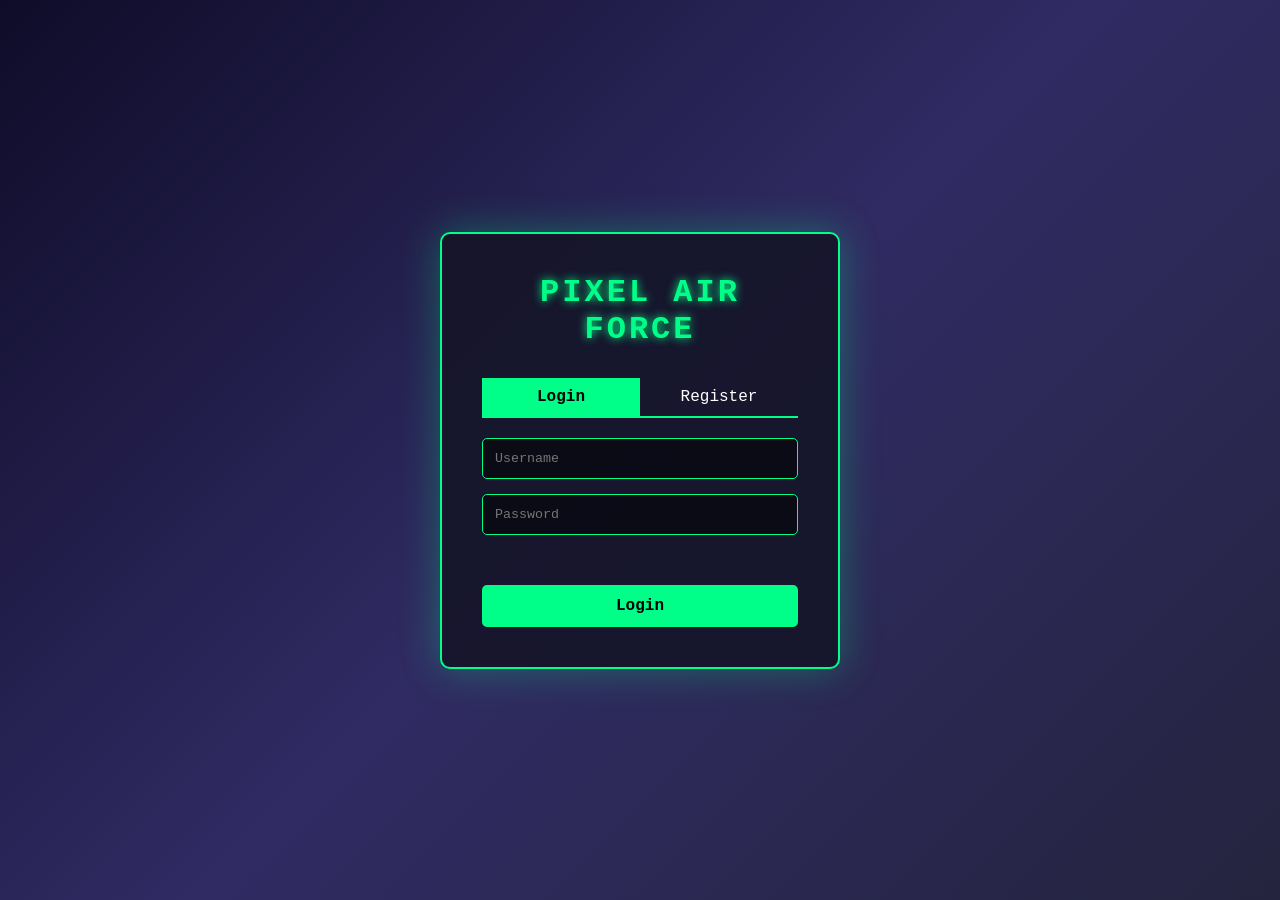
<file: airplane/index.html>
<!DOCTYPE html>
<html lang="id">
<head>
    <meta charset="UTF-8">
    <meta name="viewport" content="width=device-width, initial-scale=1.0">
    <title>Pixel Air Force</title>
    <link rel="stylesheet" href="css/airplane.css">
</head>
<body>
    <div id="loginScreen" class="screen active">
        <div class="login-box">
            <h1>PIXEL AIR FORCE</h1>
            <div class="tabs">
                <button onclick="switchTab('login')" class="tab active" id="loginTab">Login</button>
                <button onclick="switchTab('register')" class="tab" id="registerTab">Register</button>
            </div>
            
            <div id="loginForm" class="form active">
                <input type="text" id="loginUsername" placeholder="Username" autocomplete="off">
                <input type="password" id="loginPassword" placeholder="Password">
                <div id="loginMessage" class="message"></div>
                <button onclick="login()" class="btn-primary">Login</button>
            </div>
            
            <div id="registerForm" class="form">
                <input type="text" id="regUsername" placeholder="Username" autocomplete="off">
                <input type="password" id="regPassword" placeholder="Password">
                <input type="password" id="regConfirm" placeholder="Confirm Password">
                <div id="regMessage" class="message"></div>
                <button onclick="register()" class="btn-primary">Register</button>
            </div>
        </div>
    </div>

    <div id="menuScreen" class="screen">
        <div class="menu-container">
            <h1>PIXEL AIR FORCE</h1>
            <div class="user-info">
                <span>Welcome, <strong id="currentUser"></strong></span>
                <span>Points: <strong id="userPoints">0</strong></span>
            </div>
            
            <div class="menu-buttons">
                <button onclick="showScreen('gameScreen'); startGame()" class="menu-btn">START GAME</button>
                <button onclick="showScreen('customizerScreen'); openCustomizer()" class="menu-btn">CUSTOMIZE PLANE</button>
                <button onclick="showScreen('shopScreen'); openShop()" class="menu-btn">WEAPON SHOP</button>
                <button onclick="logout()" class="menu-btn logout">LOGOUT</button>
            </div>
        </div>
    </div>

    <div id="customizerScreen" class="screen">
        <div class="customizer-container">
            <header class="custom-header">
                <h2>PLANE CUSTOMIZER</h2>
                <button onclick="showScreen('menuScreen')" class="btn-back">← Back</button>
            </header>
            
            <div class="customizer-layout">
                <div class="editor-panel">
                    <div class="editor-tools">
                        <button onclick="setTool('add')" class="tool-btn active" id="toolAdd">+ Add Pixel</button>
                        <button onclick="setTool('remove')" class="tool-btn" id="toolRemove">- Remove</button>
                        <button onclick="setTool('color')" class="tool-btn" id="toolColor">🎨 Color</button>
                        <button onclick="clearPlane()" class="tool-btn">Clear</button>
                        <button onclick="resetPlane()" class="tool-btn">Reset Default</button>
                    </div>
                    <div class="color-picker">
                        <input type="color" id="pixelColor" value="#ff0000">
                    </div>
                    <canvas id="planeEditor" width="400" height="400"></canvas>
                    <div class="editor-info">
                        <span>Grid: <strong id="gridSize">16x16</strong></span>
                        <span>Pixels: <strong id="pixelCount">0</strong></span>
                    </div>
                </div>
                
                <div class="preview-panel">
                    <h3>Preview</h3>
                    <canvas id="planePreview" width="200" height="200"></canvas>
                    <button onclick="savePlaneDesign()" class="btn-primary">Save Design</button>
                </div>
            </div>
        </div>
    </div>

    <div id="shopScreen" class="screen">
        <div class="shop-container">
            <header class="shop-header">
                <h2>WEAPON SHOP</h2>
                <span>Points: <strong id="shopPoints">0</strong></span>
                <button onclick="showScreen('menuScreen')" class="btn-back">← Back</button>
            </header>
            
            <div class="shop-grid" id="shopGrid"></div>
            
            <div class="weapon-slots">
                <h3>Equipped Weapons</h3>
                <div id="weaponSlots" class="slots-grid"></div>
            </div>
        </div>
    </div>

    <div id="gameScreen" class="screen">
        <canvas id="gameCanvas" width="800" height="600"></canvas>
        <div class="game-hud">
            <div class="hud-item">Score: <span id="gameScore">0</span></div>
            <div class="hud-item">Lives: <span id="gameLives">3</span></div>
            <div class="hud-item">Wave: <span id="gameWave">1</span></div>
            <button onclick="pauseGame()" class="btn-pause">PAUSE</button>
        </div>
        <div id="gameOverScreen" class="game-overlay">
            <h2>GAME OVER</h2>
            <p>Final Score: <span id="finalScore">0</span></p>
            <p>Points Earned: <span id="earnedPoints">0</span></p>
            <button onclick="showScreen('menuScreen'); updateMenuInfo()" class="btn-primary">Back to Menu</button>
        </div>
    </div>

    <script src="js/airplane.js"></script>
</body>
</html>
</file>
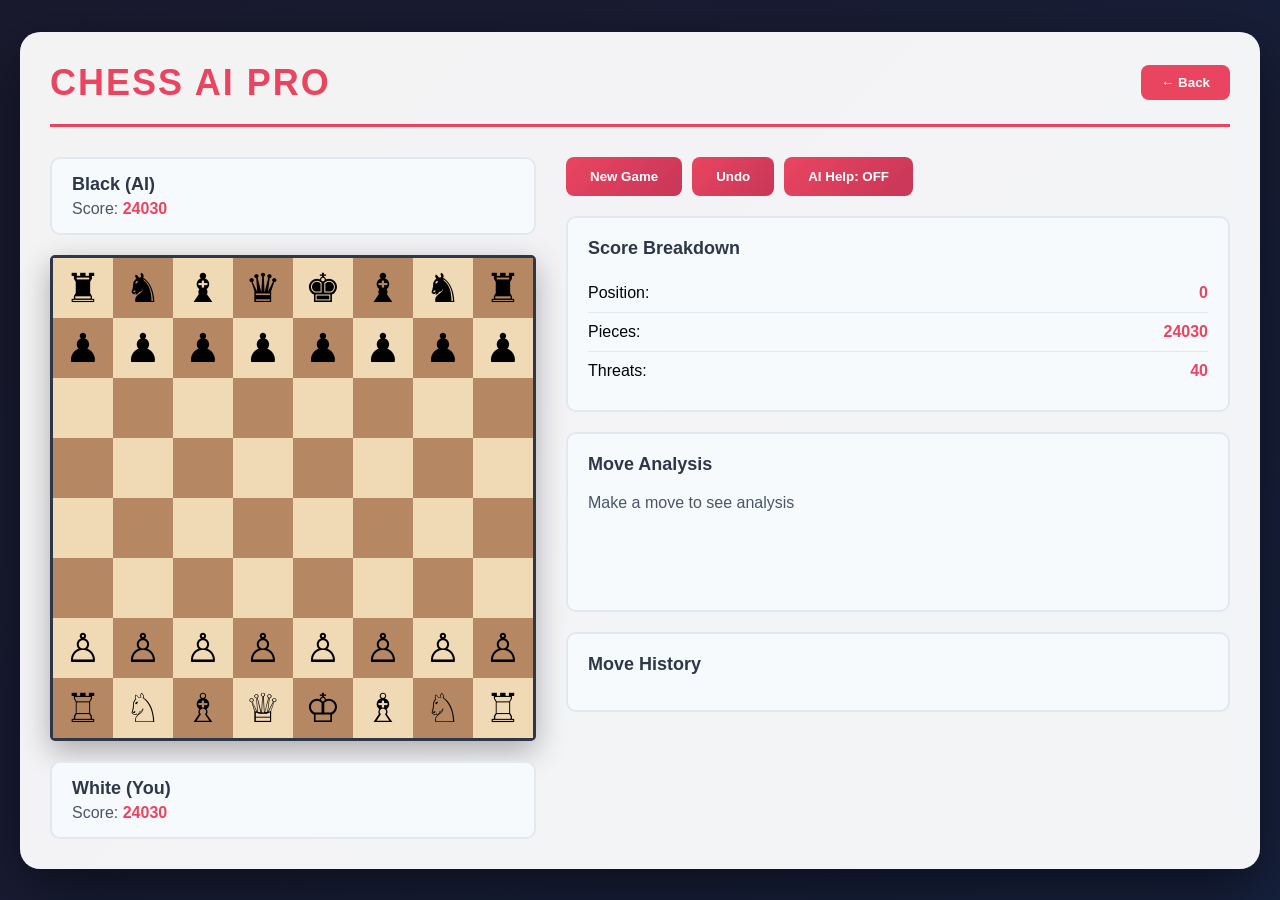
<file: chess/index.html>
<!DOCTYPE html>
<html lang="id">
<head>
    <meta charset="UTF-8">
    <meta name="viewport" content="width=device-width, initial-scale=1.0">
    <title>Chess AI Pro</title>
    <link rel="stylesheet" href="css/chess.css">
</head>
<body>
    <div class="game-container">
        <header class="game-header">
            <h1>CHESS AI PRO</h1>
            <button onclick="location.href='../index.html'" class="btn-back">← Back</button>
        </header>

        <div class="game-layout">
            <div class="left-panel">
                <div class="player-info" id="playerBlack">
                    <div class="player-name">Black (AI)</div>
                    <div class="player-score">Score: <span id="blackScore">0</span></div>
                </div>

                <div id="chessBoard" class="chess-board"></div>

                <div class="player-info" id="playerWhite">
                    <div class="player-name">White (You)</div>
                    <div class="player-score">Score: <span id="whiteScore">0</span></div>
                </div>
            </div>

            <div class="right-panel">
                <div class="controls">
                    <button onclick="newGame()" class="btn-control">New Game</button>
                    <button onclick="undoMove()" class="btn-control">Undo</button>
                    <button onclick="toggleAIHelp()" id="aiHelpBtn" class="btn-control">AI Help: OFF</button>
                </div>

                <div class="score-details">
                    <h3>Score Breakdown</h3>
                    <div class="score-item">
                        <span>Position:</span>
                        <span id="positionScore">0</span>
                    </div>
                    <div class="score-item">
                        <span>Pieces:</span>
                        <span id="piecesScore">0</span>
                    </div>
                    <div class="score-item">
                        <span>Threats:</span>
                        <span id="threatsScore">0</span>
                    </div>
                </div>

                <div class="analysis-panel">
                    <h3>Move Analysis</h3>
                    <div id="analysisContent" class="analysis-content">
                        <p>Make a move to see analysis</p>
                    </div>
                </div>

                <div class="move-history">
                    <h3>Move History</h3>
                    <div id="moveHistory" class="history-content"></div>
                </div>
            </div>
        </div>
    </div>

    <script src="js/chess.js"></script>
</body>
</html>
</file>
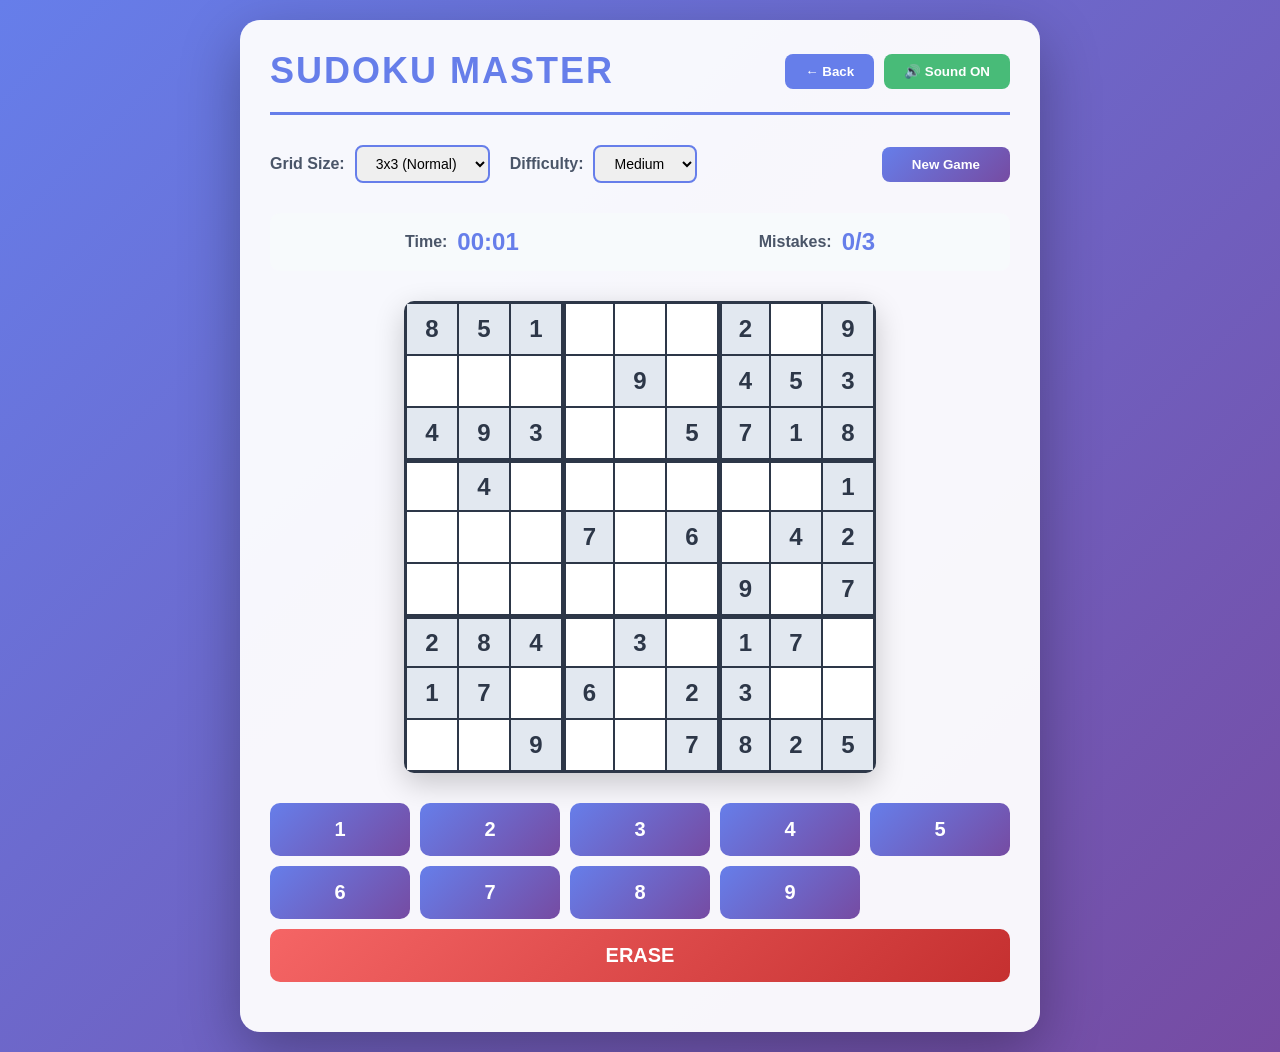
<file: sudoku/index.html>
<!DOCTYPE html>
<html lang="id">
<head>
    <meta charset="UTF-8">
    <meta name="viewport" content="width=device-width, initial-scale=1.0">
    <title>Sudoku Master</title>
    <link rel="stylesheet" href="css/sudoku.css">
</head>
<body>
    <div class="game-container">
        <header class="game-header">
            <h1>SUDOKU MASTER</h1>
            <div class="header-controls">
                <button onclick="location.href='../index.html'" class="btn-back">← Back</button>
                <button onclick="toggleSound()" id="soundBtn" class="btn-sound">🔊 Sound ON</button>
            </div>
        </header>

        <div class="settings-panel">
            <div class="setting-group">
                <label>Grid Size:</label>
                <select id="gridSize" onchange="updateGridSize()">
                    <option value="2">2x2 (Easy)</option>
                    <option value="3" selected>3x3 (Normal)</option>
                    <option value="4">4x4 (Hard)</option>
                    <option value="5">5x5 (Expert)</option>
                </select>
            </div>
            <div class="setting-group">
                <label>Difficulty:</label>
                <select id="difficulty">
                    <option value="easy">Easy</option>
                    <option value="medium" selected>Medium</option>
                    <option value="hard">Hard</option>
                </select>
            </div>
            <button onclick="generatePuzzle()" class="btn-new-game">New Game</button>
        </div>

        <div class="game-info">
            <div class="info-item">
                <span class="info-label">Time:</span>
                <span id="timer" class="info-value">00:00</span>
            </div>
            <div class="info-item">
                <span class="info-label">Mistakes:</span>
                <span id="mistakes" class="info-value">0/3</span>
            </div>
        </div>

        <div id="sudokuGrid" class="sudoku-grid"></div>

        <div class="number-pad">
            <button onclick="inputNumber(1)" class="num-btn">1</button>
            <button onclick="inputNumber(2)" class="num-btn">2</button>
            <button onclick="inputNumber(3)" class="num-btn">3</button>
            <button onclick="inputNumber(4)" class="num-btn">4</button>
            <button onclick="inputNumber(5)" class="num-btn">5</button>
            <button onclick="inputNumber(6)" class="num-btn">6</button>
            <button onclick="inputNumber(7)" class="num-btn">7</button>
            <button onclick="inputNumber(8)" class="num-btn">8</button>
            <button onclick="inputNumber(9)" class="num-btn">9</button>
            <button onclick="inputNumber(0)" class="num-btn erase">ERASE</button>
        </div>

        <div id="gameMessage" class="game-message"></div>
    </div>

    <script src="js/sudoku.js"></script>
</body>
</html>
</file>
<file: airplane/css/airplane.css>
* {
    margin: 0;
    padding: 0;
    box-sizing: border-box;
}

body {
    font-family: 'Courier New', monospace;
    background: #000;
    color: #fff;
    overflow: hidden;
    image-rendering: pixelated;
}

.screen {
    display: none;
    width: 100vw;
    height: 100vh;
    position: relative;
}

.screen.active {
    display: flex;
    align-items: center;
    justify-content: center;
}

#loginScreen {
    background: linear-gradient(135deg, #0f0c29, #302b63, #24243e);
}

.login-box {
    background: rgba(20, 20, 40, 0.9);
    padding: 40px;
    border-radius: 10px;
    border: 2px solid #00ff88;
    box-shadow: 0 0 40px rgba(0, 255, 136, 0.3);
    width: 400px;
}

.login-box h1 {
    text-align: center;
    color: #00ff88;
    font-size: 32px;
    margin-bottom: 30px;
    text-shadow: 0 0 10px #00ff88;
    letter-spacing: 3px;
}

.tabs {
    display: flex;
    margin-bottom: 20px;
    border-bottom: 2px solid #00ff88;
}

.tab {
    flex: 1;
    padding: 10px;
    background: transparent;
    color: #fff;
    border: none;
    cursor: pointer;
    font-family: inherit;
    font-size: 16px;
    transition: all 0.3s;
}

.tab.active {
    background: #00ff88;
    color: #000;
    font-weight: bold;
}

.form {
    display: none;
}

.form.active {
    display: block;
}

.form input {
    width: 100%;
    padding: 12px;
    margin-bottom: 15px;
    background: rgba(0, 0, 0, 0.5);
    border: 1px solid #00ff88;
    color: #fff;
    font-family: inherit;
    border-radius: 5px;
}

.form input:focus {
    outline: none;
    box-shadow: 0 0 10px #00ff88;
}

.btn-primary {
    width: 100%;
    padding: 12px;
    background: #00ff88;
    color: #000;
    border: none;
    font-family: inherit;
    font-weight: bold;
    font-size: 16px;
    cursor: pointer;
    border-radius: 5px;
    transition: all 0.3s;
}

.btn-primary:hover {
    background: #00cc6a;
    box-shadow: 0 0 20px #00ff88;
}

.message {
    padding: 10px;
    margin-bottom: 15px;
    border-radius: 5px;
    text-align: center;
    min-height: 20px;
}

.message.error {
    background: rgba(255, 0, 0, 0.2);
    color: #ff6666;
    border: 1px solid #ff0000;
}

.message.success {
    background: rgba(0, 255, 136, 0.2);
    color: #00ff88;
    border: 1px solid #00ff88;
}

#menuScreen {
    background: radial-gradient(circle at center, #1a1a3e, #000);
}

.menu-container {
    text-align: center;
}

.menu-container h1 {
    font-size: 64px;
    color: #00ff88;
    text-shadow: 0 0 20px #00ff88, 0 0 40px #00ff88;
    margin-bottom: 20px;
    letter-spacing: 5px;
    animation: glow 2s infinite alternate;
}

@keyframes glow {
    from { text-shadow: 0 0 20px #00ff88, 0 0 40px #00ff88; }
    to { text-shadow: 0 0 30px #00ffaa, 0 0 60px #00ffaa; }
}

.user-info {
    margin-bottom: 40px;
    font-size: 18px;
    color: #aaa;
}

.user-info strong {
    color: #00ff88;
}

.menu-buttons {
    display: flex;
    flex-direction: column;
    gap: 15px;
    width: 400px;
    margin: 0 auto;
}

.menu-btn {
    padding: 20px;
    background: rgba(0, 255, 136, 0.1);
    border: 2px solid #00ff88;
    color: #00ff88;
    font-family: inherit;
    font-size: 20px;
    font-weight: bold;
    cursor: pointer;
    transition: all 0.3s;
    letter-spacing: 2px;
}

.menu-btn:hover {
    background: #00ff88;
    color: #000;
    transform: scale(1.05);
    box-shadow: 0 0 30px #00ff88;
}

.menu-btn.logout {
    border-color: #ff4444;
    color: #ff4444;
}

.menu-btn.logout:hover {
    background: #ff4444;
    color: #000;
}

.customizer-container, .shop-container {
    width: 100%;
    height: 100%;
    padding: 20px;
    background: #111;
    overflow-y: auto;
}

.custom-header, .shop-header {
    display: flex;
    justify-content: space-between;
    align-items: center;
    padding: 15px;
    background: rgba(0, 255, 136, 0.1);
    border: 1px solid #00ff88;
    margin-bottom: 20px;
    border-radius: 5px;
}

.btn-back {
    padding: 8px 20px;
    background: transparent;
    border: 1px solid #00ff88;
    color: #00ff88;
    cursor: pointer;
    font-family: inherit;
}

.btn-back:hover {
    background: #00ff88;
    color: #000;
}

.customizer-layout {
    display: grid;
    grid-template-columns: 1fr 300px;
    gap: 20px;
}

.editor-panel {
    background: #1a1a1a;
    padding: 20px;
    border-radius: 10px;
    border: 1px solid #333;
}

.editor-tools {
    display: flex;
    gap: 10px;
    margin-bottom: 15px;
    flex-wrap: wrap;
}

.tool-btn {
    padding: 8px 16px;
    background: #333;
    color: #fff;
    border: 1px solid #555;
    cursor: pointer;
    font-family: inherit;
}

.tool-btn.active {
    background: #00ff88;
    color: #000;
    border-color: #00ff88;
}

.color-picker {
    margin-bottom: 15px;
}

.color-picker input {
    width: 100px;
    height: 40px;
    cursor: pointer;
}

#planeEditor, #planePreview {
    background: #000;
    border: 2px solid #00ff88;
    cursor: crosshair;
    image-rendering: pixelated;
    display: block;
    margin: 0 auto;
}

.editor-info {
    display: flex;
    justify-content: space-around;
    margin-top: 15px;
    padding: 10px;
    background: #000;
    border: 1px solid #333;
}

.editor-info strong {
    color: #00ff88;
}

.preview-panel {
    background: #1a1a1a;
    padding: 20px;
    border-radius: 10px;
    border: 1px solid #333;
    text-align: center;
}

.preview-panel h3 {
    margin-bottom: 15px;
    color: #00ff88;
}

.shop-grid {
    display: grid;
    grid-template-columns: repeat(auto-fill, minmax(200px, 1fr));
    gap: 15px;
    margin-bottom: 30px;
}

.shop-item {
    background: #1a1a1a;
    padding: 15px;
    border: 1px solid #333;
    border-radius: 5px;
    text-align: center;
    transition: all 0.3s;
}

.shop-item:hover {
    border-color: #00ff88;
    transform: translateY(-3px);
}

.shop-item canvas {
    background: #000;
    border: 1px solid #333;
    margin-bottom: 10px;
    image-rendering: pixelated;
}

.shop-item h4 {
    color: #00ff88;
    margin-bottom: 5px;
}

.shop-item .price {
    color: #ffaa00;
    font-weight: bold;
    margin-bottom: 10px;
}

.shop-item button {
    padding: 8px 16px;
    background: #00ff88;
    color: #000;
    border: none;
    cursor: pointer;
    font-family: inherit;
    font-weight: bold;
}

.shop-item button:disabled {
    background: #555;
    color: #999;
    cursor: not-allowed;
}

.weapon-slots {
    background: #1a1a1a;
    padding: 20px;
    border-radius: 10px;
    border: 1px solid #333;
}

.weapon-slots h3 {
    color: #00ff88;
    margin-bottom: 15px;
}

.slots-grid {
    display: grid;
    grid-template-columns: repeat(auto-fill, minmax(150px, 1fr));
    gap: 10px;
}

.slot {
    padding: 15px;
    background: #000;
    border: 1px dashed #555;
    text-align: center;
    cursor: pointer;
}

.slot.equipped {
    border: 1px solid #00ff88;
    background: rgba(0, 255, 136, 0.1);
}

#gameScreen {
    background: #000;
    display: none;
    align-items: center;
    justify-content: center;
    position: relative;
}

#gameScreen.active {
    display: flex;
}

#gameCanvas {
    background: #000;
    border: 2px solid #00ff88;
    image-rendering: pixelated;
}

.game-hud {
    position: absolute;
    top: 20px;
    left: 50%;
    transform: translateX(-50%);
    display: flex;
    gap: 20px;
    background: rgba(0, 0, 0, 0.7);
    padding: 10px 20px;
    border: 1px solid #00ff88;
    border-radius: 5px;
}

.hud-item {
    color: #00ff88;
    font-weight: bold;
}

.btn-pause {
    padding: 5px 15px;
    background: transparent;
    border: 1px solid #ffaa00;
    color: #ffaa00;
    cursor: pointer;
    font-family: inherit;
}

.game-overlay {
    position: absolute;
    top: 0;
    left: 0;
    width: 100%;
    height: 100%;
    background: rgba(0, 0, 0, 0.9);
    display: none;
    flex-direction: column;
    align-items: center;
    justify-content: center;
    gap: 20px;
}

.game-overlay.active {
    display: flex;
}

.game-overlay h2 {
    font-size: 64px;
    color: #ff4444;
    text-shadow: 0 0 20px #ff4444;
}

.game-overlay p {
    font-size: 24px;
    color: #fff;
}

.game-overlay p span {
    color: #00ff88;
    font-weight: bold;
}

.game-overlay .btn-primary {
    width: auto;
    padding: 15px 40px;
  }
</file>
<file: chess/css/chess.css>
* {
    margin: 0;
    padding: 0;
    box-sizing: border-box;
}

body {
    font-family: 'Segoe UI', Tahoma, Geneva, Verdana, sans-serif;
    background: linear-gradient(135deg, #1a1a2e 0%, #16213e 100%);
    min-height: 100vh;
    display: flex;
    justify-content: center;
    align-items: center;
    padding: 20px;
}

.game-container {
    background: rgba(255, 255, 255, 0.95);
    border-radius: 20px;
    padding: 30px;
    box-shadow: 0 20px 60px rgba(0, 0, 0, 0.5);
    max-width: 1400px;
    width: 100%;
}

.game-header {
    display: flex;
    justify-content: space-between;
    align-items: center;
    margin-bottom: 30px;
    border-bottom: 3px solid #e94560;
    padding-bottom: 20px;
}

.game-header h1 {
    color: #e94560;
    font-size: 36px;
    font-weight: 900;
    letter-spacing: 2px;
}

.btn-back {
    padding: 10px 20px;
    background: #e94560;
    color: white;
    border: none;
    border-radius: 8px;
    cursor: pointer;
    font-weight: 600;
    transition: all 0.3s;
}

.btn-back:hover {
    transform: translateY(-2px);
    box-shadow: 0 5px 15px rgba(233, 69, 96, 0.4);
}

.game-layout {
    display: grid;
    grid-template-columns: auto 1fr;
    gap: 30px;
}

.left-panel {
    display: flex;
    flex-direction: column;
    gap: 20px;
}

.player-info {
    background: #f7fafc;
    padding: 15px 20px;
    border-radius: 10px;
    border: 2px solid #e2e8f0;
}

.player-name {
    font-size: 18px;
    font-weight: 700;
    color: #2d3748;
    margin-bottom: 5px;
}

.player-score {
    font-size: 16px;
    color: #4a5568;
}

.player-score span {
    font-weight: 900;
    color: #e94560;
}

.chess-board {
    display: grid;
    grid-template-columns: repeat(8, 60px);
    grid-template-rows: repeat(8, 60px);
    gap: 0;
    border: 3px solid #2d3748;
    border-radius: 5px;
    box-shadow: 0 10px 30px rgba(0, 0, 0, 0.3);
}

.chess-square {
    width: 60px;
    height: 60px;
    display: flex;
    align-items: center;
    justify-content: center;
    font-size: 40px;
    cursor: pointer;
    transition: all 0.2s;
    position: relative;
}

.chess-square.light {
    background: #f0d9b5;
}

.chess-square.dark {
    background: #b58863;
}

.chess-square:hover {
    filter: brightness(1.1);
}

.chess-square.selected {
    background: #ffeb3b !important;
    box-shadow: inset 0 0 10px rgba(0, 0, 0, 0.3);
}

.chess-square.valid-move {
    position: relative;
}

.chess-square.valid-move::after {
    content: '';
    position: absolute;
    width: 20px;
    height: 20px;
    background: rgba(76, 175, 80, 0.5);
    border-radius: 50%;
}

.chess-square.best-move {
    background: #4caf50 !important;
}

.chess-square.worst-move {
    background: #f44336 !important;
}

.chess-square.blunder-move {
    background: #9c27b0 !important;
}

.chess-square.brilliant-move {
    background: #2196f3 !important;
    animation: glow 1s infinite;
}

@keyframes glow {
    0%, 100% { box-shadow: 0 0 5px #2196f3; }
    50% { box-shadow: 0 0 20px #2196f3; }
}

.right-panel {
    display: flex;
    flex-direction: column;
    gap: 20px;
}

.controls {
    display: flex;
    gap: 10px;
    flex-wrap: wrap;
}

.btn-control {
    padding: 12px 24px;
    background: linear-gradient(135deg, #e94560, #c73659);
    color: white;
    border: none;
    border-radius: 8px;
    font-weight: 700;
    cursor: pointer;
    transition: all 0.3s;
}

.btn-control:hover {
    transform: translateY(-2px);
    box-shadow: 0 5px 15px rgba(233, 69, 96, 0.4);
}

.score-details, .analysis-panel, .move-history {
    background: #f7fafc;
    padding: 20px;
    border-radius: 10px;
    border: 2px solid #e2e8f0;
}

.score-details h3, .analysis-panel h3, .move-history h3 {
    color: #2d3748;
    margin-bottom: 15px;
    font-size: 18px;
}

.score-item {
    display: flex;
    justify-content: space-between;
    padding: 10px 0;
    border-bottom: 1px solid #e2e8f0;
}

.score-item:last-child {
    border-bottom: none;
}

.score-item span:last-child {
    font-weight: 900;
    color: #e94560;
}

.analysis-content {
    min-height: 100px;
    color: #4a5568;
    line-height: 1.6;
}

.analysis-content .move-type {
    display: inline-block;
    padding: 5px 15px;
    border-radius: 20px;
    font-weight: 700;
    margin: 5px 0;
}

.move-type.best { background: #4caf50; color: white; }
.move-type.worst { background: #f44336; color: white; }
.move-type.blunder { background: #9c27b0; color: white; }
.move-type.brilliant { background: #2196f3; color: white; }

.history-content {
    max-height: 200px;
    overflow-y: auto;
    color: #4a5568;
}

.history-content .move {
    padding: 8px;
    border-bottom: 1px solid #e2e8f0;
}

.history-content .move:last-child {
    border-bottom: none;
}

@media (max-width: 1024px) {
    .game-layout {
        grid-template-columns: 1fr;
    }
    
    .chess-board {
        grid-template-columns: repeat(8, 50px);
        grid-template-rows: repeat(8, 50px);
    }
    
    .chess-square {
        width: 50px;
        height: 50px;
        font-size: 32px;
    }
  }
</file>
<file: sudoku/css/sudoku.css>
* {
    margin: 0;
    padding: 0;
    box-sizing: border-box;
}

body {
    font-family: 'Segoe UI', Tahoma, Geneva, Verdana, sans-serif;
    background: linear-gradient(135deg, #667eea 0%, #764ba2 100%);
    min-height: 100vh;
    display: flex;
    justify-content: center;
    align-items: center;
    padding: 20px;
}

.game-container {
    background: rgba(255, 255, 255, 0.95);
    border-radius: 20px;
    padding: 30px;
    box-shadow: 0 20px 60px rgba(0, 0, 0, 0.3);
    max-width: 800px;
    width: 100%;
}

.game-header {
    display: flex;
    justify-content: space-between;
    align-items: center;
    margin-bottom: 30px;
    border-bottom: 3px solid #667eea;
    padding-bottom: 20px;
}

.game-header h1 {
    color: #667eea;
    font-size: 36px;
    font-weight: 900;
    letter-spacing: 2px;
}

.header-controls {
    display: flex;
    gap: 10px;
}

.btn-back, .btn-sound {
    padding: 10px 20px;
    border: none;
    border-radius: 8px;
    cursor: pointer;
    font-weight: 600;
    transition: all 0.3s;
}

.btn-back {
    background: #667eea;
    color: white;
}

.btn-sound {
    background: #48bb78;
    color: white;
}

.btn-back:hover, .btn-sound:hover {
    transform: translateY(-2px);
    box-shadow: 0 5px 15px rgba(0, 0, 0, 0.2);
}

.settings-panel {
    display: flex;
    gap: 20px;
    margin-bottom: 30px;
    align-items: center;
    flex-wrap: wrap;
}

.setting-group {
    display: flex;
    align-items: center;
    gap: 10px;
}

.setting-group label {
    font-weight: 600;
    color: #4a5568;
}

.setting-group select {
    padding: 8px 15px;
    border: 2px solid #667eea;
    border-radius: 8px;
    font-size: 14px;
    cursor: pointer;
}

.btn-new-game {
    padding: 10px 30px;
    background: linear-gradient(135deg, #667eea, #764ba2);
    color: white;
    border: none;
    border-radius: 8px;
    font-weight: 700;
    cursor: pointer;
    transition: all 0.3s;
    margin-left: auto;
}

.btn-new-game:hover {
    transform: translateY(-2px);
    box-shadow: 0 5px 20px rgba(102, 126, 234, 0.4);
}

.game-info {
    display: flex;
    justify-content: space-around;
    margin-bottom: 30px;
    padding: 15px;
    background: #f7fafc;
    border-radius: 10px;
}

.info-item {
    display: flex;
    align-items: center;
    gap: 10px;
}

.info-label {
    font-weight: 600;
    color: #4a5568;
}

.info-value {
    font-size: 24px;
    font-weight: 900;
    color: #667eea;
}

.sudoku-grid {
    display: grid;
    gap: 2px;
    background: #2d3748;
    padding: 3px;
    border-radius: 10px;
    margin: 0 auto 30px;
    width: fit-content;
    box-shadow: 0 10px 30px rgba(0, 0, 0, 0.2);
}

.sudoku-cell {
    width: 50px;
    height: 50px;
    background: white;
    display: flex;
    align-items: center;
    justify-content: center;
    font-size: 24px;
    font-weight: 700;
    cursor: pointer;
    transition: all 0.2s;
    position: relative;
}

.sudoku-cell:hover {
    background: #edf2f7;
}

.sudoku-cell.selected {
    background: #bee3f8;
}

.sudoku-cell.fixed {
    background: #e2e8f0;
    color: #2d3748;
}

.sudoku-cell.error {
    background: #fed7d7;
    color: #c53030;
    animation: shake 0.5s;
}

.sudoku-cell.correct {
    background: #c6f6d5;
    color: #22543d;
    animation: pulse 0.5s;
}

@keyframes shake {
    0%, 100% { transform: translateX(0); }
    25% { transform: translateX(-5px); }
    75% { transform: translateX(5px); }
}

@keyframes pulse {
    0%, 100% { transform: scale(1); }
    50% { transform: scale(1.1); }
}

.number-pad {
    display: grid;
    grid-template-columns: repeat(5, 1fr);
    gap: 10px;
    margin-bottom: 20px;
}

.num-btn {
    padding: 15px;
    background: linear-gradient(135deg, #667eea, #764ba2);
    color: white;
    border: none;
    border-radius: 10px;
    font-size: 20px;
    font-weight: 700;
    cursor: pointer;
    transition: all 0.3s;
}

.num-btn:hover {
    transform: translateY(-3px);
    box-shadow: 0 5px 15px rgba(102, 126, 234, 0.4);
}

.num-btn.erase {
    background: linear-gradient(135deg, #f56565, #c53030);
    grid-column: span 5;
}

.game-message {
    text-align: center;
    padding: 20px;
    border-radius: 10px;
    font-size: 24px;
    font-weight: 700;
    display: none;
}

.game-message.success {
    background: #c6f6d5;
    color: #22543d;
    display: block;
    animation: slideIn 0.5s;
}

.game-message.error {
    background: #fed7d7;
    color: #c53030;
    display: block;
    animation: slideIn 0.5s;
}

@keyframes slideIn {
    from {
        opacity: 0;
        transform: translateY(-20px);
    }
    to {
        opacity: 1;
        transform: translateY(0);
    }
}

@media (max-width: 768px) {
    .sudoku-cell {
        width: 40px;
        height: 40px;
        font-size: 18px;
    }
    
    .game-header {
        flex-direction: column;
        gap: 15px;
    }
    
    .settings-panel {
        flex-direction: column;
        align-items: stretch;
    }
    
    .btn-new-game {
        margin-left: 0;
    }
}
</file>
